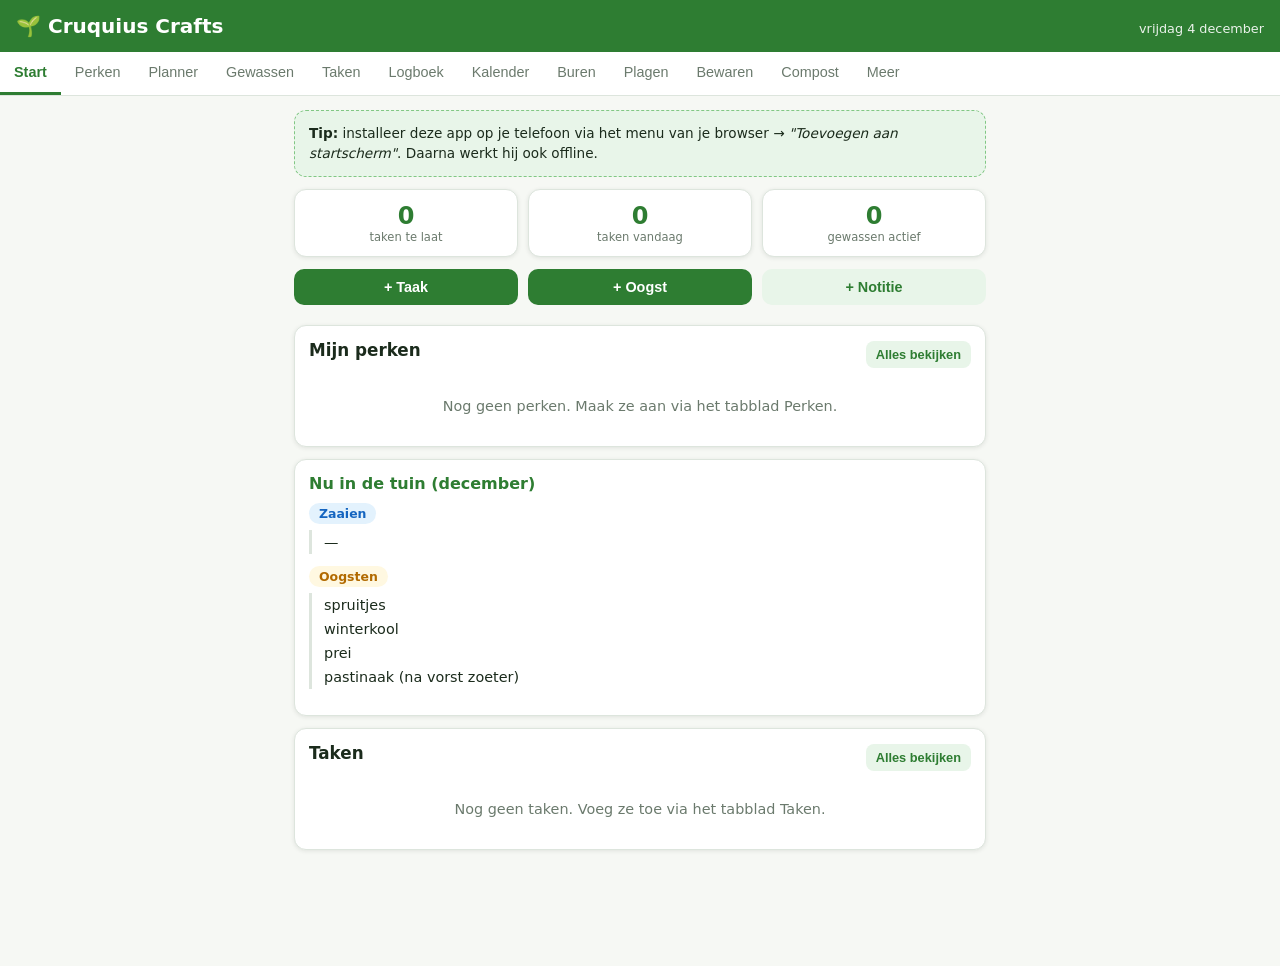
<file: index.html>
<!DOCTYPE html>
<html lang="nl">
<head>
  <meta charset="UTF-8">
  <meta name="viewport" content="width=device-width, initial-scale=1.0, viewport-fit=cover">
  <meta name="theme-color" content="#2e7d32">
  <link rel="manifest" href="manifest.webmanifest">
  <link rel="icon" href="icons/icon-192.png">
  <link rel="apple-touch-icon" href="icons/icon-192.png">
  <meta name="apple-mobile-web-app-capable" content="yes">
  <meta name="apple-mobile-web-app-status-bar-style" content="black-translucent">
  <meta name="apple-mobile-web-app-title" content="Cruquius Crafts">
  <title>Cruquius Crafts — Moestuin</title>
  <link rel="stylesheet" href="css/style.css">
</head>
<body>
  <header class="topbar">
    <h1>🌱 Cruquius Crafts</h1>
    <span id="datum-vandaag" class="datum"></span>
  </header>

  <nav class="tabs" id="tabs">
    <button data-tab="start" class="active">Start</button>
    <button data-tab="perken">Perken</button>
    <button data-tab="planner">Planner</button>
    <button data-tab="gewassen">Gewassen</button>
    <button data-tab="taken">Taken</button>
    <button data-tab="logboek">Logboek</button>
    <button data-tab="kalender">Kalender</button>
    <button data-tab="buren">Buren</button>
    <button data-tab="plagen">Plagen</button>
    <button data-tab="bewaren">Bewaren</button>
    <button data-tab="compost">Compost</button>
    <button data-tab="meer">Meer</button>
  </nav>

  <main id="inhoud"></main>

  <dialog id="modal"></dialog>

  <div id="toast" class="toast"></div>

  <script src="js/data.js"></script>
  <script src="js/app.js"></script>
</body>
</html>
</file>
<file: css/style.css>
:root {
  --groen: #2e7d32;
  --groen-licht: #e8f5e9;
  --groen-mid: #81c784;
  --bruin: #795548;
  --achtergrond: #f6f8f4;
  --kaart: #ffffff;
  --tekst: #1b2b1c;
  --grijs: #6b7a6d;
  --rood: #c62828;
  --oranje: #ef6c00;
  --rand: #dde5dd;
  --schaduw: 0 1px 4px rgba(27, 43, 28, 0.10);
}

* { box-sizing: border-box; margin: 0; padding: 0; }

body {
  font-family: system-ui, -apple-system, "Segoe UI", Roboto, sans-serif;
  background: var(--achtergrond);
  color: var(--tekst);
  padding-bottom: 90px;
  -webkit-tap-highlight-color: transparent;
}

.topbar {
  background: var(--groen);
  color: #fff;
  padding: 14px 16px;
  padding-top: calc(14px + env(safe-area-inset-top));
  display: flex;
  align-items: baseline;
  justify-content: space-between;
  position: sticky;
  top: 0;
  z-index: 10;
}
.topbar h1 { font-size: 1.25rem; font-weight: 700; }
.datum { font-size: 0.8rem; opacity: 0.9; }

.tabs {
  display: flex;
  overflow-x: auto;
  background: var(--kaart);
  border-bottom: 1px solid var(--rand);
  position: sticky;
  top: 0;
  z-index: 9;
  scrollbar-width: none;
}
.tabs::-webkit-scrollbar { display: none; }
.tabs button {
  flex: 0 0 auto;
  border: none;
  background: none;
  padding: 12px 14px;
  font-size: 0.9rem;
  color: var(--grijs);
  border-bottom: 3px solid transparent;
  cursor: pointer;
}
.tabs button.active {
  color: var(--groen);
  border-bottom-color: var(--groen);
  font-weight: 600;
}

main { padding: 14px; max-width: 720px; margin: 0 auto; }

.kaart {
  background: var(--kaart);
  border: 1px solid var(--rand);
  border-radius: 12px;
  box-shadow: var(--schaduw);
  padding: 14px;
  margin-bottom: 12px;
}
.kaart h2 { font-size: 1rem; margin-bottom: 10px; color: var(--groen); }
.kaart h3 { font-size: 0.95rem; margin-bottom: 6px; }

.sectie-kop {
  display: flex;
  justify-content: space-between;
  align-items: center;
  margin-bottom: 10px;
}
.sectie-kop h2 { font-size: 1.05rem; color: var(--tekst); }

.knop {
  border: none;
  border-radius: 10px;
  padding: 10px 16px;
  font-size: 0.9rem;
  font-weight: 600;
  cursor: pointer;
  background: var(--groen);
  color: #fff;
}
.knop.secundair { background: var(--groen-licht); color: var(--groen); }
.knop.gevaar { background: #ffebee; color: var(--rood); }
.knop.klein { padding: 6px 10px; font-size: 0.8rem; border-radius: 8px; }
.knop:active { opacity: 0.85; }

.leeg {
  color: var(--grijs);
  text-align: center;
  padding: 18px 10px;
  font-size: 0.9rem;
}

/* taken */
.taak {
  display: flex;
  align-items: center;
  gap: 10px;
  padding: 10px 0;
  border-bottom: 1px solid var(--rand);
}
.taak:last-child { border-bottom: none; }
.taak input[type="checkbox"] { width: 22px; height: 22px; accent-color: var(--groen); flex-shrink: 0; }
.taak .info { flex: 1; }
.taak .naam { font-weight: 600; font-size: 0.95rem; }
.taak .meta { font-size: 0.78rem; color: var(--grijs); }
.taak.achterstall .naam { color: var(--rood); }
.taak.vandaag .naam { color: var(--oranje); }
.badge {
  font-size: 0.7rem;
  border-radius: 999px;
  padding: 2px 8px;
  font-weight: 600;
}
.badge.rood { background: #ffebee; color: var(--rood); }
.badge.oranje { background: #fff3e0; color: var(--oranje); }
.badge.blauw { background: #e3f0fb; color: #2b6cb0; }
.badge.groen { background: var(--groen-licht); color: var(--groen); }

/* lijst-items */
.item {
  display: flex;
  justify-content: space-between;
  align-items: center;
  gap: 8px;
  padding: 10px 0;
  border-bottom: 1px solid var(--rand);
}
.item:last-child { border-bottom: none; }
.item .info { flex: 1; min-width: 0; }
.item .titel { font-weight: 600; font-size: 0.95rem; }
.item .sub { font-size: 0.78rem; color: var(--grijs); margin-top: 2px; }
.item .acties { display: flex; gap: 6px; flex-shrink: 0; }

/* statstegels */
.tegels { display: grid; grid-template-columns: repeat(3, 1fr); gap: 10px; margin-bottom: 12px; }
.tegel {
  background: var(--kaart);
  border: 1px solid var(--rand);
  border-radius: 12px;
  box-shadow: var(--schaduw);
  padding: 12px 8px;
  text-align: center;
}
.tegel .getal { font-size: 1.5rem; font-weight: 700; color: var(--groen); }
.tegel .label { font-size: 0.72rem; color: var(--grijs); }

/* snelle acties + perken-chips (start) */
.snelle-acties { display: flex; gap: 10px; margin-bottom: 20px; flex-wrap: wrap; }
.snelle-acties .knop { flex: 1; min-width: 96px; }
.perk-chip {
  display: block;
  width: 100%;
  text-align: left;
  background: var(--groen-licht);
  border: 1px solid var(--rand);
  border-radius: 10px;
  padding: 10px 14px;
  margin-bottom: 8px;
  cursor: pointer;
  font-family: inherit;
  font-size: 0.9rem;
}
.perk-chip strong { display: block; color: var(--donker); font-family: system-ui, sans-serif; }
.perk-chip span { color: var(--grijs); font-size: 0.82rem; }

/* weer-kaart + checkrijen */
.weer-regel { font-size: 1rem; }
.weer-tip {
  margin-top: 8px;
  background: var(--groen-licht);
  border-radius: 10px;
  padding: 10px 14px;
  font-size: 0.9rem;
  color: var(--donker);
}
.weer-bron { margin-top: 8px; font-size: 0.72rem; color: var(--grijs); }
.tray-regel { color: var(--groen); }
.check-rij {
  display: flex;
  align-items: center;
  gap: 8px;
  font-size: 0.88rem;
  color: var(--tekst);
  margin: 6px 0 0;
}
.check-rij input { width: auto; }

/* formulieren */
label.veld { display: block; margin-bottom: 10px; font-size: 0.85rem; font-weight: 600; }
label.veld input, label.veld select, label.veld textarea {
  display: block;
  width: 100%;
  margin-top: 4px;
  padding: 10px;
  border: 1px solid var(--rand);
  border-radius: 8px;
  font-size: 0.95rem;
  font-family: inherit;
  background: #fff;
  color: var(--tekst);
}
label.veld textarea { min-height: 70px; resize: vertical; }
.form-rij { display: flex; gap: 10px; }
.form-rij > * { flex: 1; }

/* modal */
dialog {
  border: none;
  border-radius: 14px;
  padding: 0;
  width: min(92vw, 480px);
  box-shadow: 0 8px 30px rgba(0,0,0,0.25);
}
dialog::backdrop { background: rgba(0,0,0,0.45); }
.modal-inhoud { padding: 18px; }
.modal-inhoud h2 { font-size: 1.05rem; margin-bottom: 14px; color: var(--groen); }
.modal-knoppen { display: flex; gap: 10px; justify-content: flex-end; margin-top: 6px; }

/* kalender */
.maand-navigatie { display: flex; align-items: center; justify-content: space-between; margin-bottom: 10px; }
.maand-navigatie h2 { font-size: 1.05rem; }
.kalender-lijst { margin-top: 8px; }
.kalender-groep { margin-bottom: 12px; }
.kalender-groep .kop {
  display: inline-block;
  font-size: 0.78rem;
  font-weight: 700;
  border-radius: 999px;
  padding: 3px 10px;
  margin-bottom: 6px;
}
.kop.zaai { background: #e3f2fd; color: #1565c0; }
.kop.plant { background: #f3e5f5; color: #6a1b9a; }
.kop.oogst { background: #fff8e1; color: #b26a00; }
.kalender-groep ul { list-style: none; }
.kalender-groep li {
  font-size: 0.9rem;
  padding: 4px 0 4px 12px;
  border-left: 3px solid var(--rand);
}

/* logboek */
.log-item { border-left: 3px solid var(--groen-mid); padding-left: 12px; margin-bottom: 14px; }
.log-item .datum-klein { font-size: 0.75rem; color: var(--grijs); }
.log-item .type {
  display: inline-block;
  font-size: 0.7rem;
  font-weight: 700;
  text-transform: uppercase;
  color: var(--groen);
  margin-right: 6px;
}

/* waarschuwingen */
.waarschuwing {
  background: #fff3e0;
  border: 1px solid #ffcc80;
  border-radius: 10px;
  padding: 10px 12px;
  font-size: 0.85rem;
  margin-bottom: 8px;
}
.ok-melding {
  background: var(--groen-licht);
  border: 1px solid var(--groen-mid);
  border-radius: 10px;
  padding: 10px 12px;
  font-size: 0.85rem;
}

/* plagen */
.plaag .kop-rij { display: flex; justify-content: space-between; align-items: center; }
.plaag p { font-size: 0.85rem; margin-top: 6px; line-height: 1.45; }
.plaag .aanpak { color: var(--groen); font-weight: 600; }

/* toast */
.toast {
  position: fixed;
  left: 50%;
  bottom: 100px;
  transform: translateX(-50%) translateY(20px);
  background: var(--tekst);
  color: #fff;
  padding: 10px 18px;
  border-radius: 999px;
  font-size: 0.85rem;
  opacity: 0;
  pointer-events: none;
  transition: all 0.25s ease;
  z-index: 50;
  max-width: 90vw;
}
.toast.zichtbaar { opacity: 1; transform: translateX(-50%) translateY(0); }

/* perk-planner */
.bed-svg {
  display: block;
  max-width: 100%;
  max-height: 55vh;
  margin: 0 auto;
  background: #fff;
  border: 1px solid var(--rand);
  border-radius: 8px;
}
.bed-schema {
  font-family: ui-monospace, SFMono-Regular, Menlo, Consolas, monospace;
  font-size: 0.95rem;
  line-height: 1.25;
  background: var(--groen-licht);
  border: 1px solid var(--groen-mid);
  border-radius: 8px;
  padding: 10px;
  overflow-x: auto;
  letter-spacing: 2px;
}
.tussenteelt { list-style: none; }
.tussenteelt li { font-size: 0.88rem; padding: 4px 0; }

/* foto's zadenzakje */
.foto-rij { display: flex; gap: 10px; margin-top: 8px; }
.foto-thumb { cursor: pointer; }
.foto-thumb img {
  width: 72px;
  height: 72px;
  object-fit: cover;
  border-radius: 8px;
  border: 1px solid var(--rand);
  display: block;
}
.foto-thumb figcaption {
  font-size: 0.68rem;
  color: var(--grijs);
  text-align: center;
  margin-top: 2px;
}
.form-foto {
  max-width: 100%;
  max-height: 130px;
  border-radius: 8px;
  border: 1px solid var(--rand);
  margin: 6px 0;
  display: block;
}
.verwijder-check { display: flex; align-items: center; gap: 6px; font-weight: 400; font-size: 0.8rem; margin-top: 4px; }
#lightbox {
  position: fixed;
  inset: 0;
  background: rgba(0, 0, 0, 0.92);
  display: flex;
  align-items: center;
  justify-content: center;
  z-index: 100;
  cursor: zoom-out;
}
#lightbox img { max-width: 95vw; max-height: 90vh; border-radius: 8px; }

/* install-hint */
.install-hint {
  background: var(--groen-licht);
  border: 1px dashed var(--groen-mid);
  border-radius: 12px;
  padding: 12px 14px;
  font-size: 0.85rem;
  margin-bottom: 12px;
  line-height: 1.5;
}
</file>
